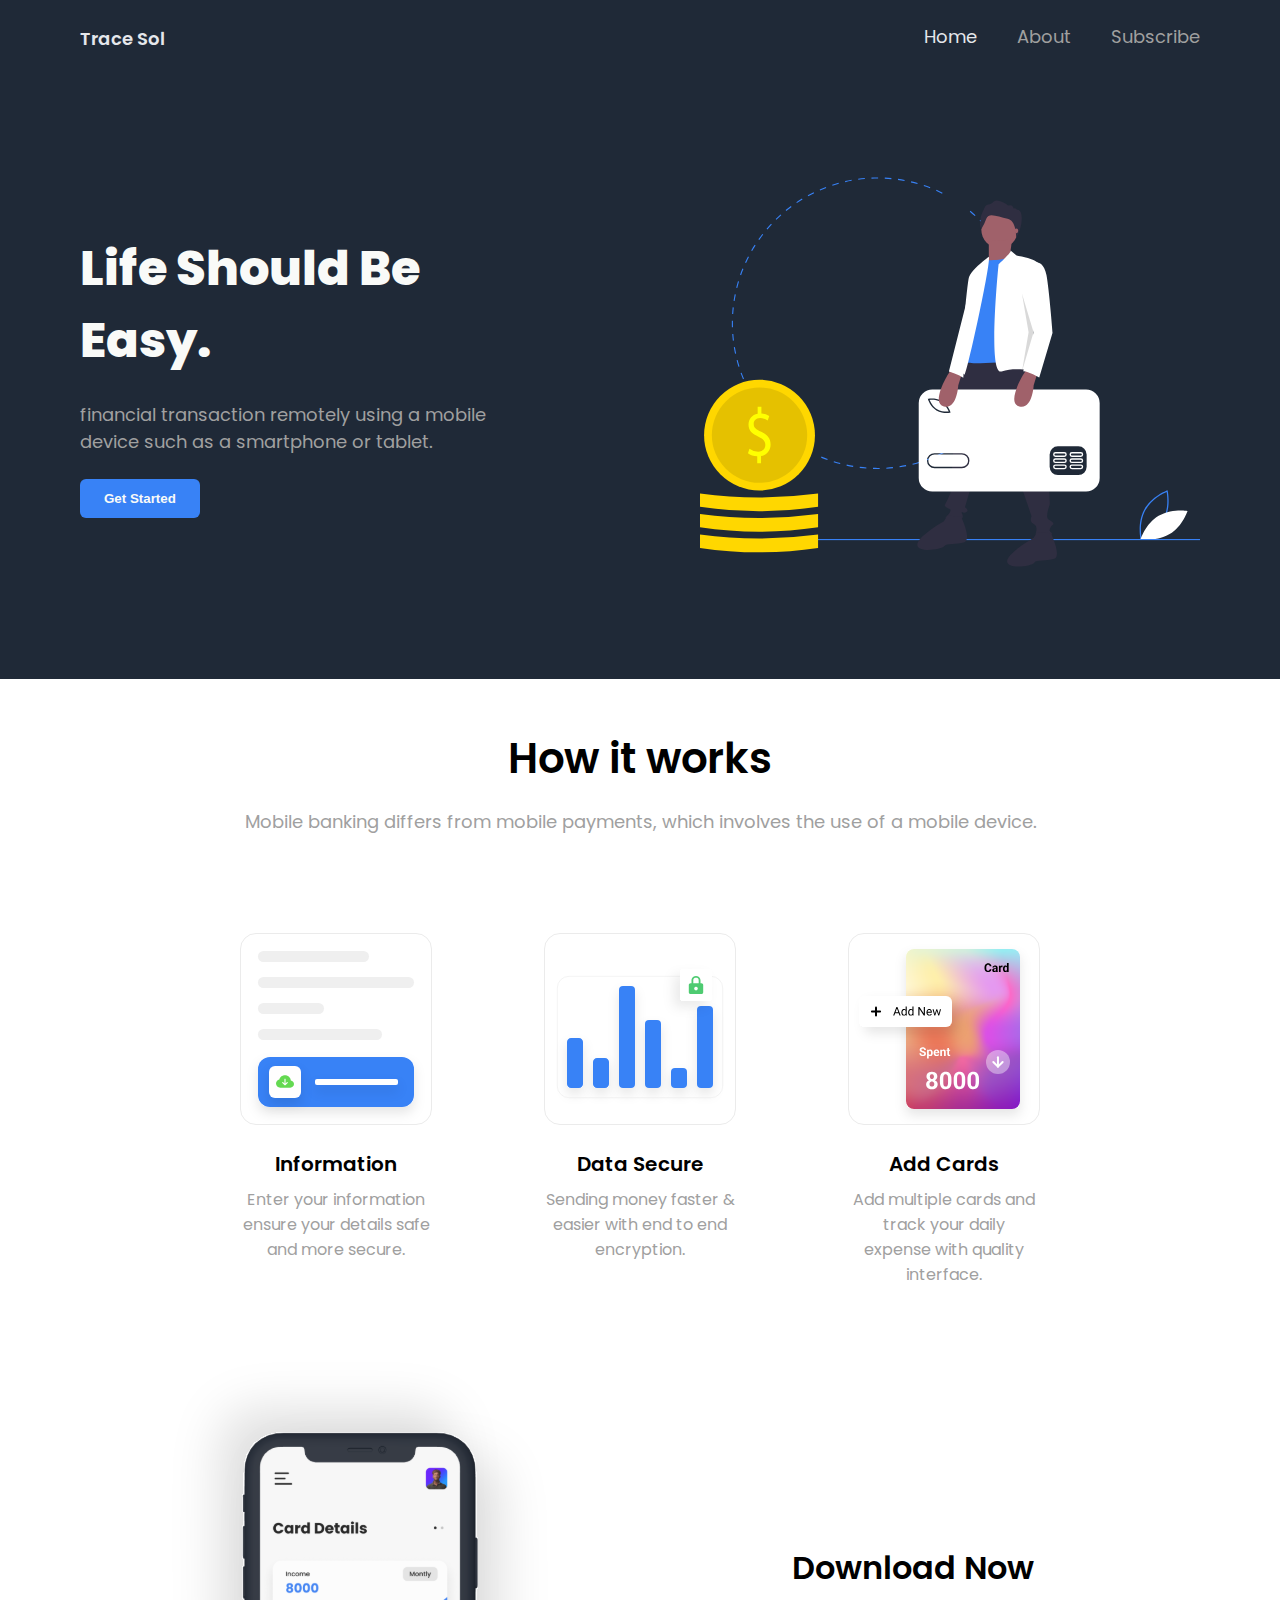
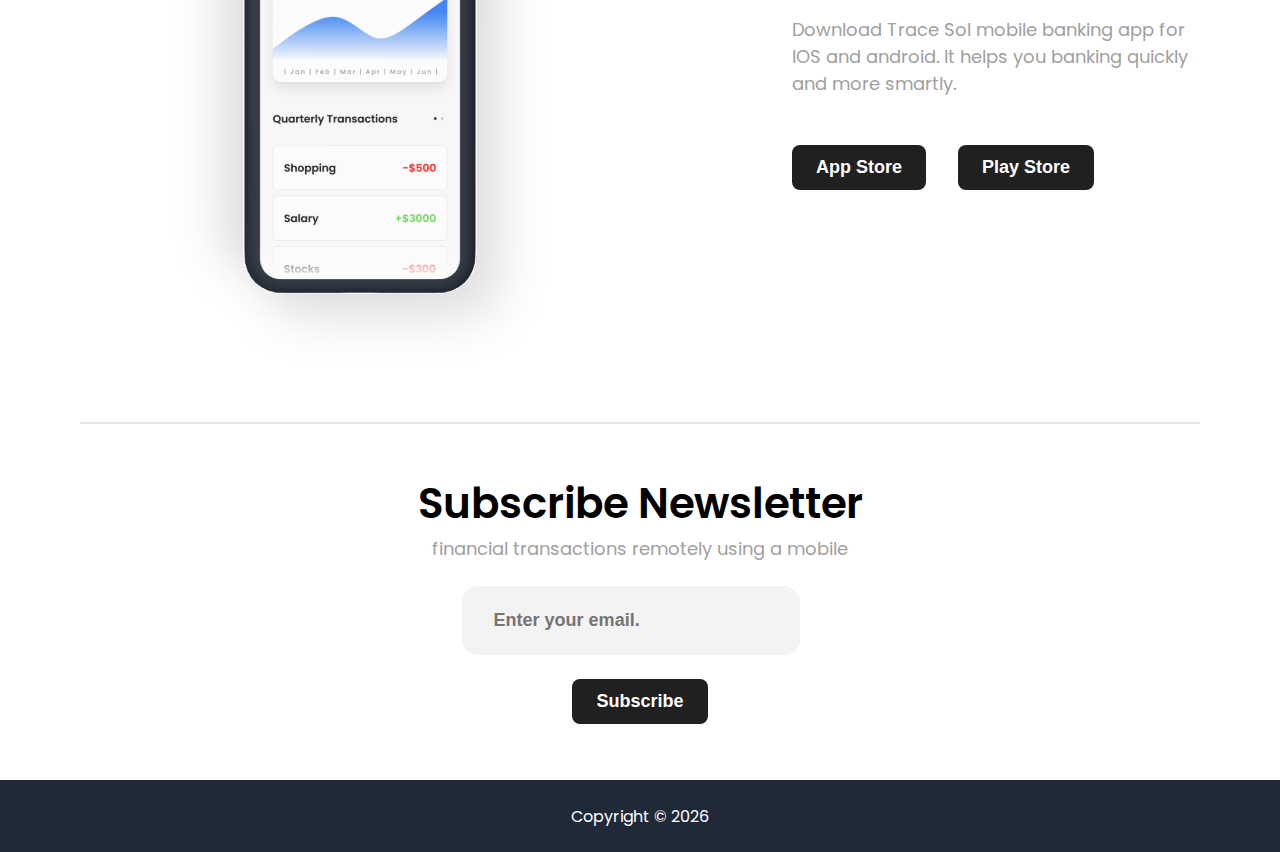
<file: index.html>
<!DOCTYPE html>
<html lang="en">
<head>
    <meta charset="UTF-8">
    <meta http-equiv="X-UA-Compatible" content="IE=edge">
    <meta name="viewport" content="width=device-width, initial-scale=1.0">
    <title>Odin-landing-page</title>
    <link href="styles.css" rel="stylesheet"/>
</head>
<body>
    <div class="header" >
        <div class="logo"><a href="#home">Trace Sol</a></div>
        <nav>
            <ul>
                <li><a href="#home">Home</a></li>
                <li><a href="#about" class="inactive">About</a></li>
                <li><a href="#subscribe" class="inactive">Subscribe</a></li>
            </ul>
        </nav>
    </div>
    <div class="main" id="home">
        <div class="main-content">
            <div class="heading">Life Should Be Easy.</div>
            <div class="sub-heading">financial transaction remotely using a mobile device such as a smartphone or tablet.</div>
            <a href="./dummyPages/dummy.html"><button id="cta-button">Get Started</button></a>
            
        </div>
            <div class="image">
                <img src="./images/undraw_pay_online_b-1-hk.svg" alt="404 img landing page" height="600px" width="500px">
            </div>
           
    </div>
    
    <div class="information" id="about">

        <div class="card-title">
            <div class="card-heading">How it works</div>
            <div class="card-subheading"><p>Mobile banking differs from mobile payments, which involves the use of a mobile device.</p></div>
        </div>
        <div class="flex-cards">
            <div class="cards">
                <img src="./images/Information.svg" alt="404 img1 info">
                <div class="info-heading">Information</div>
                <div class="info-subheading">Enter your information ensure your details safe and more secure.</div>
            </div>
            <div class="cards">
                <img src="./images/Security.svg" alt="404 img2 info">
                <div class="info-heading">Data Secure</div>
                <div class="info-subheading">Sending money faster & easier with end to end encryption.</div>
            </div>
            <div class="cards">
                <img src="./images/add new.svg" alt="404 img4 info">
                <div class="info-heading">Add Cards</div>
                <div class="info-subheading">Add multiple cards and track your daily expense with quality interface.</div>
                
            </div>
        </div>    
    </div>
    <div class="about-section">
        <div class="about-model">
            <img src="images/model.svg">
        </div>
        <div class="about-main">
            <div class="about-heading">Download Now</div>
            <div class="about-subheading">Download Trace Sol mobile banking app for IOS and android. It helps you banking quickly and more smartly.</div>
            <div class="store-buttons">
                <a href="./dummyPages/dummy.html"><button class="store">App Store</button></a>
                <a href="./dummyPages/dummy.html"><button class="store">Play Store</button></a>
            </div>
        </div>
    </div>
    <hr />
    <div class="card-title" id="subscribe">
        <div class="card-heading">Subscribe Newsletter</div>
        <div class="card-subheading">financial transactions remotely using a mobile</div>
        <div class="input-section">
            <input class="input-email" placeholder="Enter your email." type="email" />
            <a href="./dummyPages/dummy.html"><button class="store" >Subscribe</button></a>
        </div>
    </div>
    <div class="footer">
        <div> Copyright © <script>
            var year = new Date();
            document.write(year.getFullYear());
        </script>
         </div>
    </div>

</body>
</html>
</file>
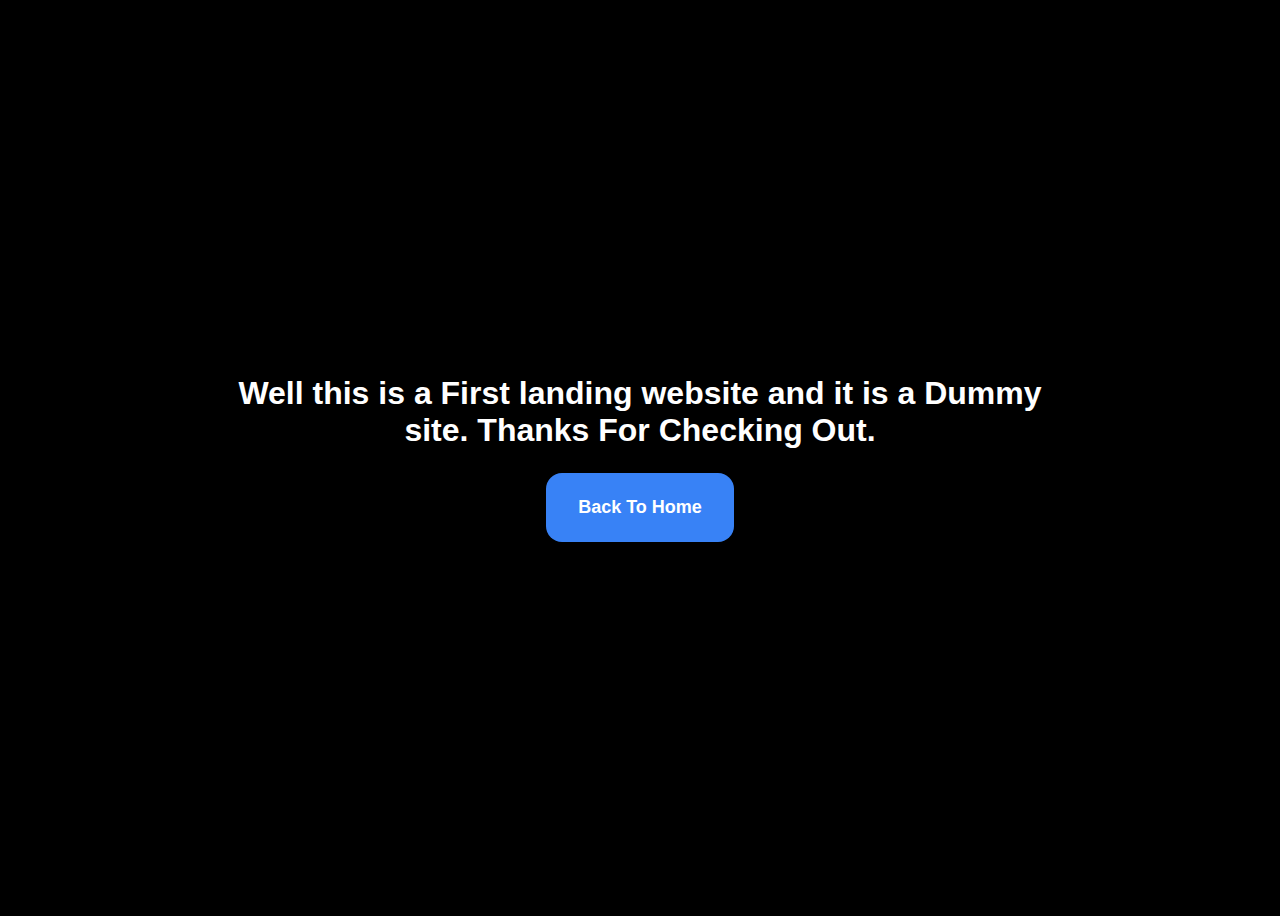
<file: dummyPages/dummy.html>
<!DOCTYPE html>
<html lang="en">
<head>
    <meta charset="UTF-8">
    <meta http-equiv="X-UA-Compatible" content="IE=edge">
    <meta name="viewport" content="width=device-width, initial-scale=1.0">
    <title>Dummy Doc</title>
    <style>
        body{
            background-color: black;
        }
        div{
            display: flex;
            flex-direction: column;
            /* margin: 32px 80px; */
            justify-content: center;
            align-items: center;
            height: 100vh;
        }
        p{
            font-family: Arial, Helvetica, sans-serif;
            font-size: 2rem;
            font-weight: 700;
            text-align: center;
            margin: 0 200px;
            color :white;
        }
        button{
            flex-shrink: 0;
            padding: 24px 32px;
            border: none;
            border-radius: 16px;
            background-color: #3882f6;
            color: white;
            margin-top: 24px;
            font-size: 18px;
            font-weight: 700;
        
        }
        button:hover{
            background-color: #0062ff;
            position: relative;
            bottom: 4px;
            box-shadow: rgba(255, 255, 255, 0.1) 0px 1px 1px 0px inset, rgba(50, 50, 93, 0.25) 0px 50px 100px -20px, rgba(0, 0, 0, 0.3) 0px 30px 60px -30px;
        }
        button:active{
            background-color: #305ca4;
        }

    </style>
</head>
<body>
    <div>
        <p>Well this is a First landing website and it is a Dummy site. Thanks For Checking Out.</p>
        <a href="../index.html"><button >Back To Home</button></a>
    </div>

</body>
</html>
</file>
<file: styles.css>
@import url('https://fonts.googleapis.com/css2?family=Poppins:wght@500&display=swap');
:root{
    --dark-bg-color: #1f2937;
    --hero-main-size: 48px;
    --hero-main-weight: 800;
    --hero-main-color: #f9faf8;
    --hero-sec-size: 18px;
    --hero-sec-color: #a0a0a0;   
}
html{
    scroll-behavior: smooth;
}
body{
    font-family: poppins;
    margin: 0;
}

.header{
    background-color: var(--dark-bg-color);
    display: flex;
    height: 8vh;
    padding: 0px 80px;
    justify-content: space-between;
    align-items: center;
}
.logo{
    color: #f9faf8;
    font-size: 24px;
    font-weight: 600;
    flex-shrink: 0;
}
li{
    list-style-type: none;
}
a{
    text-decoration: none;
    color: #e5e7eb;
    font-size: 18px;
}
ul{
    display: flex;
    gap: 40px;
}
.inactive{
    color: var(--hero-sec-color);
}
.inactive:hover{
    color: #e5e7eb;
}
.inactive:active{
    color: #95979b;
}
.main{
    display: flex;
    background-color: #1f2937;
    height: 92% ;
    padding: 0px 80px;
    justify-content: space-between;
    align-items: center;
    gap: 40px;
    flex-wrap: wrap;  
}
.main-content{
    display: flex;
    flex-direction: column;
    justify-content: center;
    gap: 24px;
    flex-shrink: 0;
    max-width: 450px;
}
.heading{
    color: var(--hero-main-color);
    font-size: var(--hero-main-size);
    font-weight: var(--hero-main-weight);
}
.sub-heading{
    color: var(--hero-sec-color);
    font-size: var(--hero-sec-size);
}
#cta-button{
    align-self: flex-start;
    background-color: #3882f6;
    border: none;
    padding: 12px 24px;
    color: var(--hero-main-color);
    border-radius: 6px;
    font-weight: 800;
}
#cta-button:hover{
    background-color: #0062ff;
    position: relative;
    bottom: 4px;
    box-shadow: rgba(255, 255, 255, 0.1) 0px 1px 1px 0px inset, rgba(50, 50, 93, 0.25) 0px 50px 100px -20px, rgba(0, 0, 0, 0.3) 0px 30px 60px -30px;
}
#cta-button:active{
    background-color: #305ca4;
}
.scroll{
    align-self: baseline;
    align-text: center;   
}
.image{
    flex-shrink: 0;
    
}
.information{
    background-color: #ffffff;
    height: 80%;
}
.card-title{
    display: flex;
    flex-direction: column;
    align-items: center;
    padding: 16px 80px;
    margin-bottom: 40px;
}
p{
    text-align: center;
}
.card-heading{
    font-size: 42px;
    font-weight: 600;
    margin-top: 32px;
}
.card-subheading{
    font-size: 18px;
    color: var(--hero-sec-color);
}
.flex-cards{
    display: flex;
    justify-content: center;
    padding: 24px 80px;
    gap: 32px;
    flex-wrap: wrap;
}
.cards{
    display: flex;
    flex-direction: column;
    align-items: center;
    flex-wrap: wrap;
}
.info-heading{
    
    margin-top: 24px;
    margin-bottom: 8px;
    font-size: 20px;
    font-weight: 600;

}
.info-subheading{
    width: 192px;
    font-size: 16px;
    color: var(--hero-sec-color);
    text-align: center;
    padding: 0px 40px;
}
.about-section{
    height: 40%;
    display: flex;
    align-items: center;
    justify-content: center;
    flex: wrap;
}
.about-main{
    display: flex;
    flex-direction: column;
    padding: 80px;
}
.about-heading{
    font-size: 32px;
    font-weight: 600;
    margin-bottom: 24px;
}
.about-subheading{
    font-size: 18px;
    margin-bottom: 24px;
    width: 400px;
    color: var(--hero-sec-color);
}
.store-buttons{
    display: flex;
    gap: 32px;
    
}
.store{
    flex-shrink: 0;
    padding: 12px 24px;
    border: none;
    border-radius: 8px;
    background-color: #202020;
    color: #ffffff;
    margin-top: 24px;
    font-size: 18px;
    font-weight: 700;
    overflow: hidden;
    white-space: nowrap;
}
.store:hover{
    background-color: #3b3b3b;
    position: relative;
    bottom: 4px;
    box-shadow: rgba(255, 255, 255, 0.1) 0px 1px 1px 0px inset, rgba(50, 50, 93, 0.25) 0px 50px 100px -20px, rgba(0, 0, 0, 0.3) 0px 30px 60px -30px;
}
.store:active{
    background-color: #202020;
}
hr{
    margin: 0px 80px;
    height: 2px;
    background-color: #e7e6e6;
    border: none;
}
.input-section{
    display: flex;
    justify-content: center;
    align-items: center;
    flex-wrap: wrap;
}
.input-email{
    padding: 24px 32px;
    border: none;
    border-radius: 16px;
    background-color: #f3f3f3;
    color: #1f2937;
    margin-top: 24px;
    font-size: 18px;
    font-weight: 700;
    width: 60%;
    margin-right: 18px;
}
.footer{
    background-color: #1f2937;
    height: 8vh;
    color:#ffffff;
    display: flex;
    align-items:center;
    justify-content: center;
}
</file>
